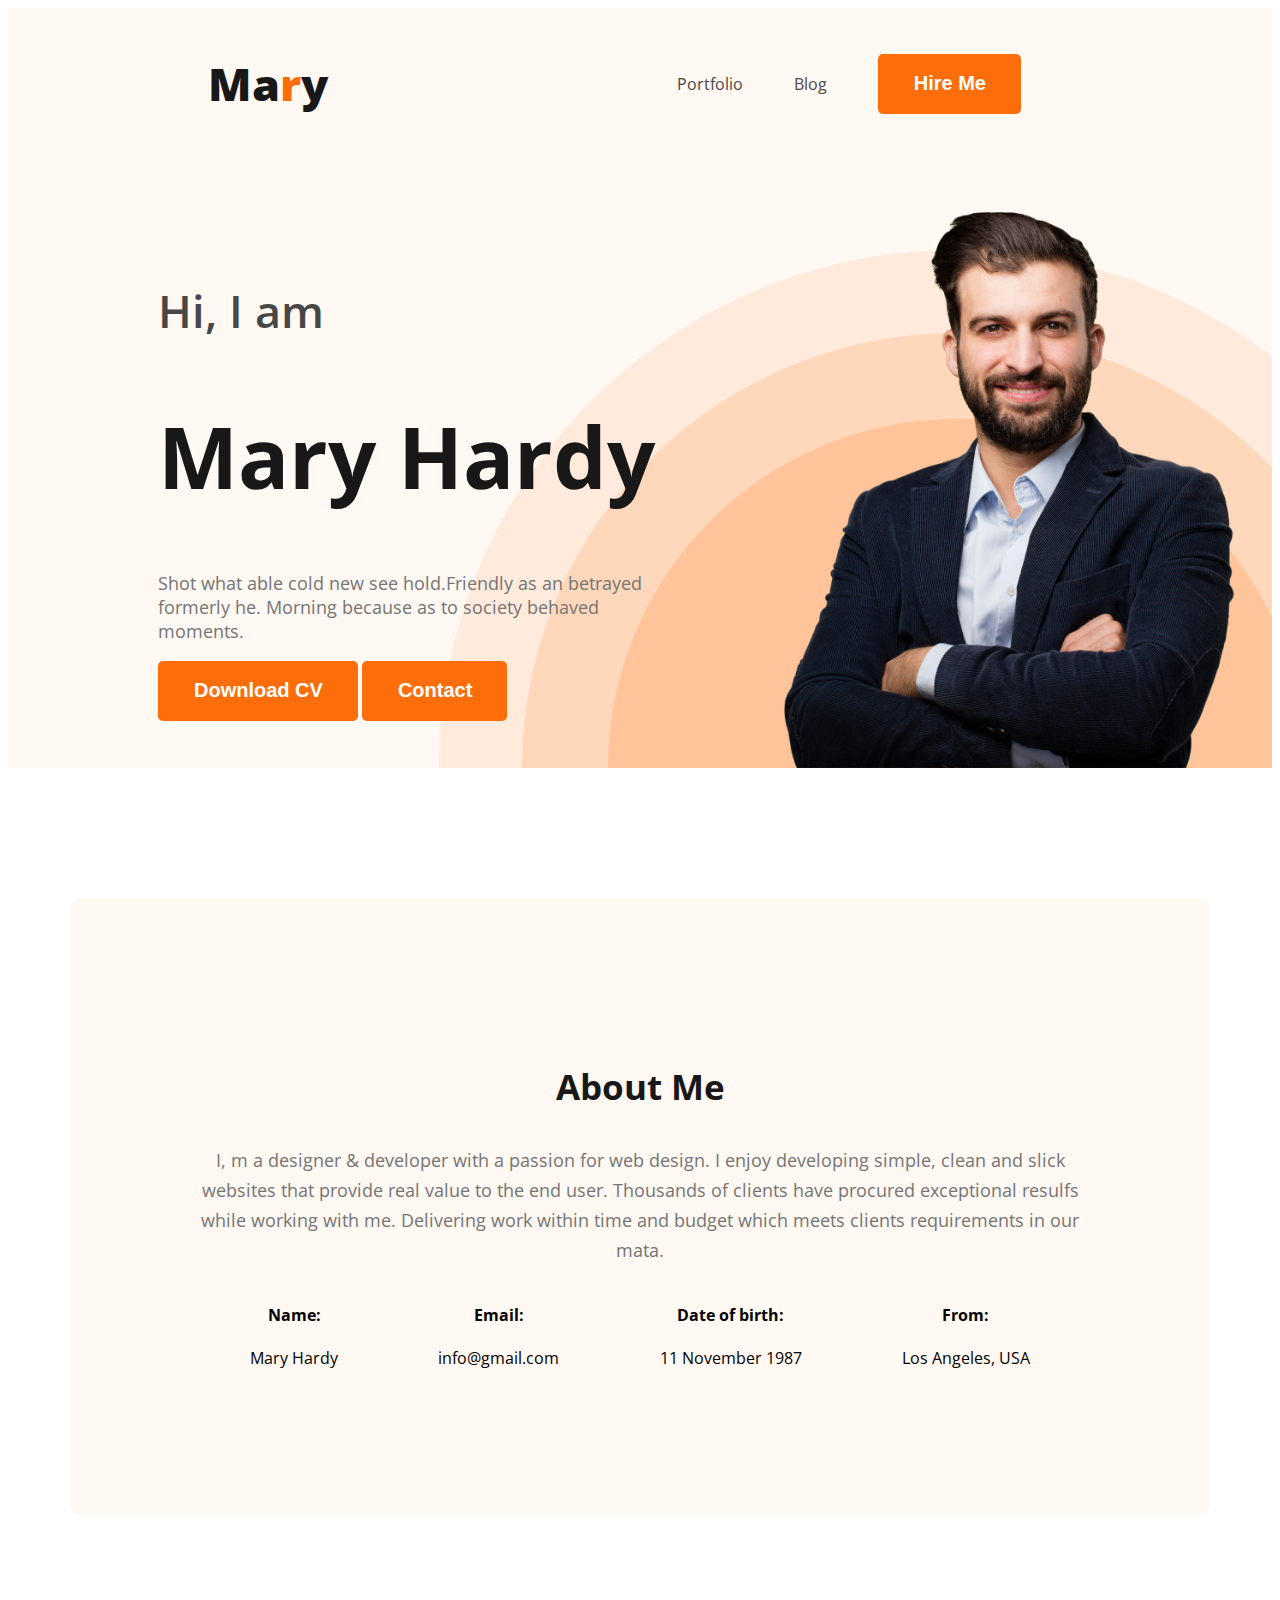
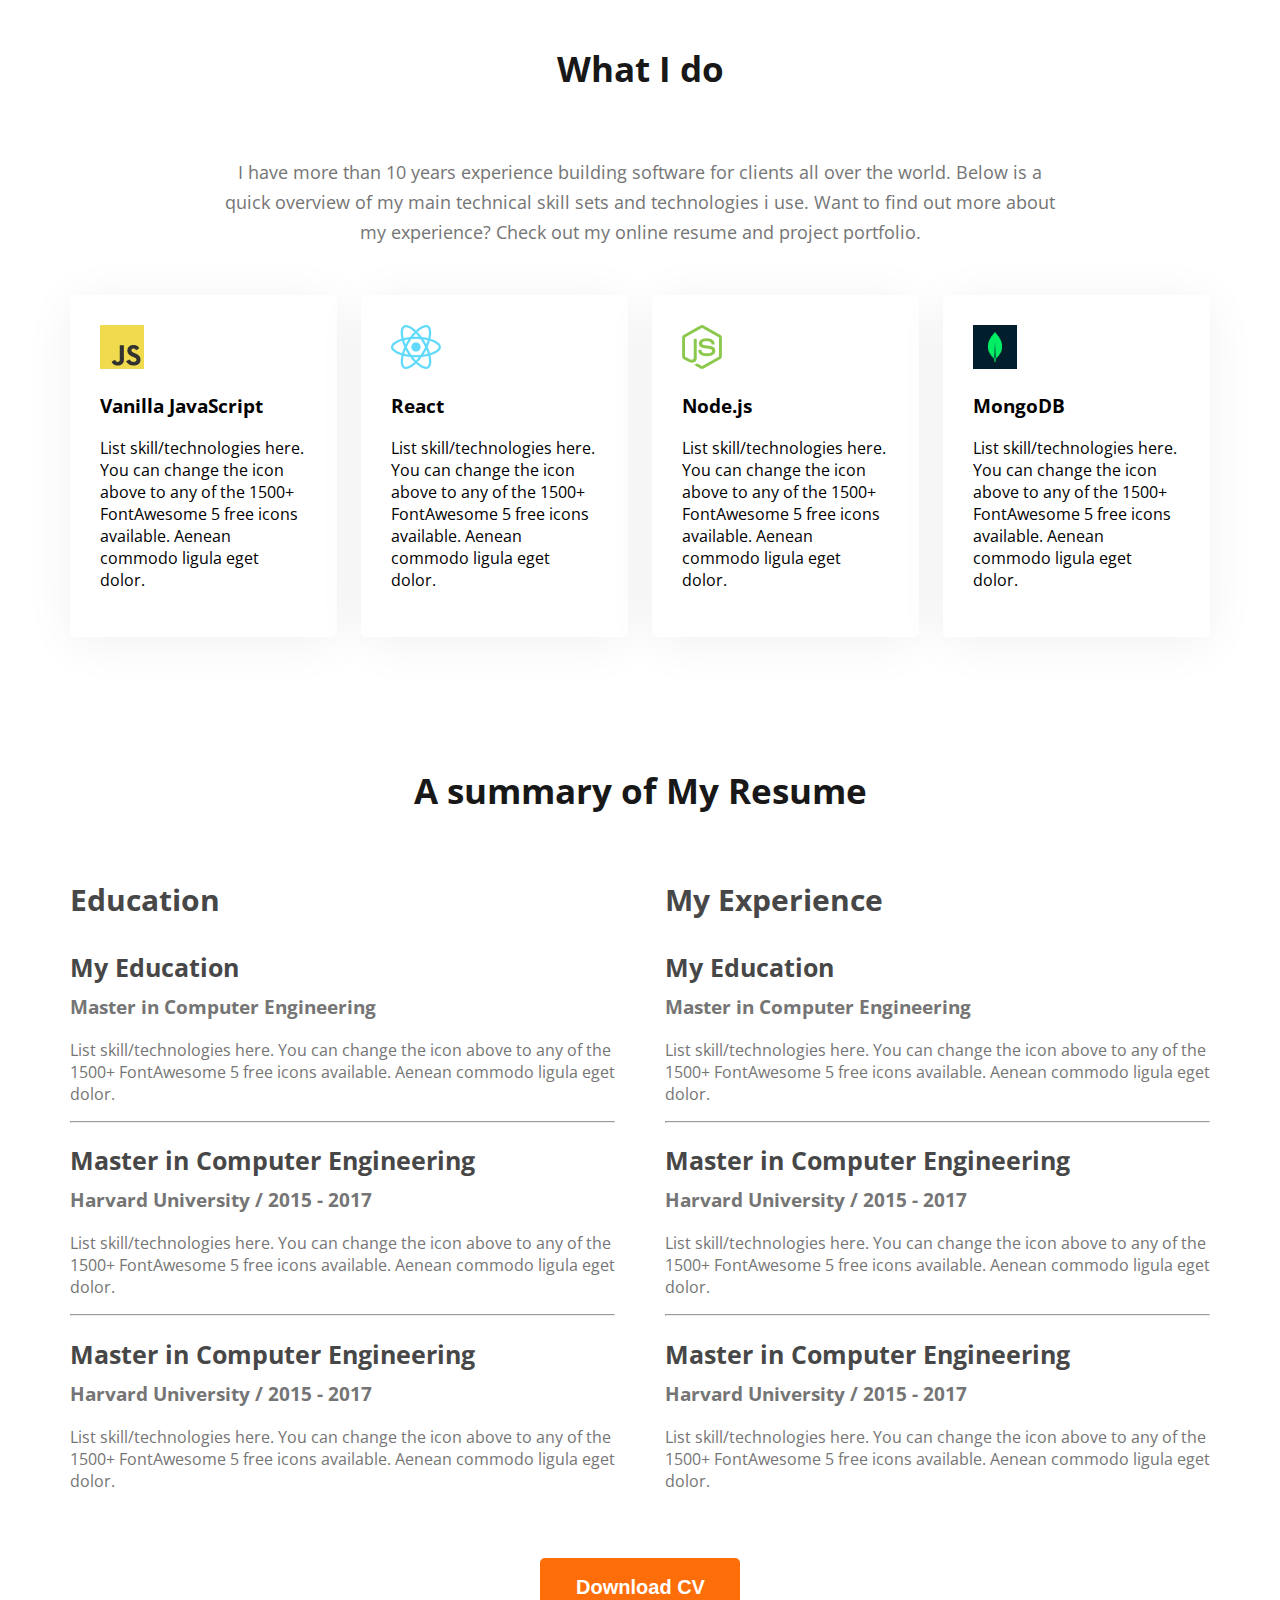
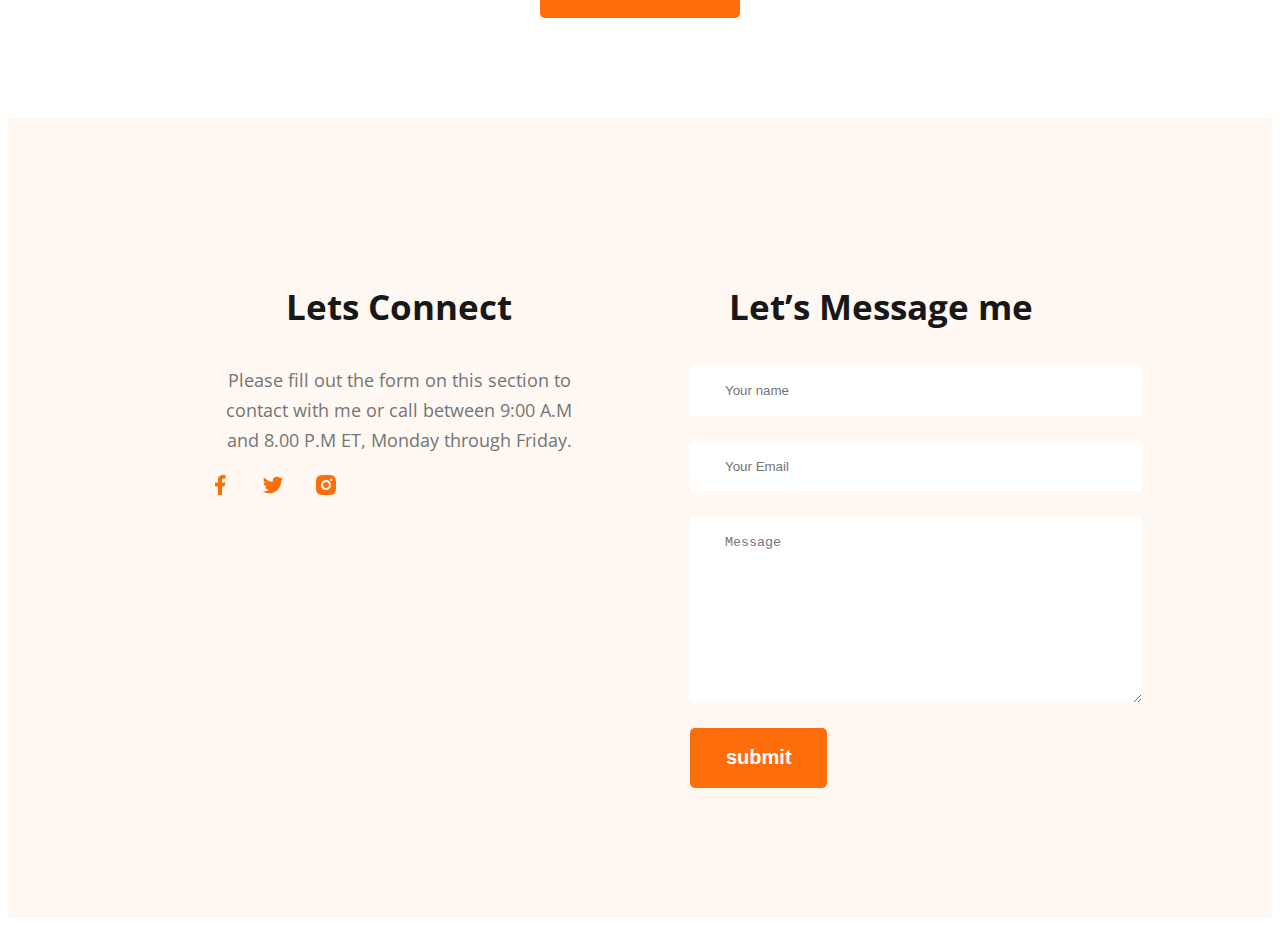
<file: index.html>
<!DOCTYPE html>
<html lang="en">

<head>
    <meta charset="UTF-8">
    <meta name="viewport" content="width=device-width, initial-scale=1.0">
    <title>Protfolio01</title>
    <link rel="preconnect" href="https://fonts.googleapis.com">
    <link rel="preconnect" href="https://fonts.gstatic.com" crossorigin>
    <link href="https://fonts.googleapis.com/css2?family=Open+Sans:wght@400;600;700;800&display=swap" rel="stylesheet">
    <link rel="stylesheet" href="styles/portfolio.css">
</head>

<body>
    <header class="header">
        <nav>
            <h3 class="nav-title">Ma<span class="text-primary">r</span>y</h3>
            <ul>
                <li><a href="">Portfolio</a></li>
                <li><a href="">Blog</a></li>
                <li><button class="btn-primary">Hire Me</button></li>
            </ul>
        </nav>
        <div class="banner">
            <div class="banner-content">
                <h3 class="banner-greeting">Hi, I am</h3>
                <h1 class="banner-title">Mary Hardy</h1>
                <p class="banner-description">Shot what able cold new see hold.Friendly as an betrayed formerly he. Morning because as to society behaved moments.</p>
                <button class="btn-primary">Download CV</button>
                <button class="btn-primary">Contact</button>
            </div>
            <img class="profile-pic" src="images/hardy.png" alt="">
        </div>
    </header>

    <main>
        <section class="about">
            <h3 class="section-title">About Me</h3>
            <p class="section-desc">
                I, m a designer & developer with a passion for web design. I enjoy developing simple, clean and slick websites that provide real value to the end user. Thousands of clients have procured exceptional resulfs while working with me. Delivering work within time and budget which meets clients requirements in our mata.
            </p>
            <div class="about-info-container">
                <div class="about-info">
                    <h4 class="info-title">Name:</h4>
                    <p class="info-desc">Mary Hardy</p>
                </div>
                <div class="about-info">
                    <h4 class="info-title">Email:</h4>
                    <p class="info-desc">info@gmail.com</p>
                </div>
                <div class="about-info">
                    <h4 class="info-title">Date of birth:</h4>
                    <p class="info-desc">
                        11 November 1987</p>
                </div>
                <div class="about-info">
                    <h4 class="info-title">From:</h4>
                    <p class="info-desc">
                        Los Angeles, USA</p>
                </div>
            </div>
        </section>
        <!-- What I do section start -->
        <section>
            <h3 class="section-title">What I do</h3>
            <p id="what-i-do-desc" class="section-desc">I have more than 10 years experience building software for clients all over the world. Below is a quick overview of my main technical skill sets and technologies i use. Want to find out more about my experience? Check out my online resume and project portfolio.</p>
            <div class="skills-container">
                <div class="skill">
                    <img src="images/icons/js.png" alt="">
                    <h3 class="skill-title">Vanilla JavaScript</h3>
                    <p class="skill-desc">List skill/technologies here. You can change the icon above to any of the 1500+ FontAwesome 5 free icons available. Aenean commodo ligula eget dolor.</p>
                </div>
                <div class="skill">
                    <img src="images/icons/react.png" alt="">
                    <h3 class="skill-title">React</h3>
                    <p class="skill-desc">List skill/technologies here. You can change the icon above to any of the 1500+ FontAwesome 5 free icons available. Aenean commodo ligula eget dolor.</p>
                </div>
                <div class="skill">
                    <img src="images/icons/nodejs.png" alt="">
                    <h3 class="skill-title">Node.js</h3>
                    <p class="skill-desc">List skill/technologies here. You can change the icon above to any of the 1500+ FontAwesome 5 free icons available. Aenean commodo ligula eget dolor.</p>
                </div>
                <div class="skill">
                    <img src="images/icons/mongo.png" alt="">
                    <h3 class="skill-title">MongoDB</h3>
                    <p class="skill-desc">List skill/technologies here. You can change the icon above to any of the 1500+ FontAwesome 5 free icons available. Aenean commodo ligula eget dolor.</p>
                </div>
            </div>
        </section>
        <!-- Resume Section -->
        <section>
            <h3 class="section-title">A summary of My Resume</h3>
            <div class="resume-container">
                <div class="resume-column">
                    <h3 class="resume-column-title">Education</h3>
                    <div class="resume-item">
                        <h2 class="resume-item-title">My Education</h2>
                        <h3 class="resume-title-inst">Master in Computer Engineering</h3>
                        <p class="resume-item-desc">List skill/technologies here. You can change the icon above 
                            to any of the 1500+ FontAwesome 5 free icons available. Aenean commodo ligula eget dolor.</p>
                    </div>
                    <hr>
                    <div class="resume-item">
                        <h2 class="resume-item-title">Master in Computer Engineering</h2>
                        <h3 class="resume-title-inst">Harvard University / 2015 - 2017</h3>
                        <p class="resume-item-desc">List skill/technologies here. You can change the icon above 
                            to any of the 1500+ FontAwesome 5 free icons available. Aenean commodo ligula eget dolor.</p>
                    </div>
                    <hr>
                    <div class="resume-item">
                        <h2 class="resume-item-title">Master in Computer Engineering</h2>
                        <h3 class="resume-title-inst">Harvard University / 2015 - 2017</h3>
                        <p class="resume-item-desc">List skill/technologies here. You can change the icon above 
                            to any of the 1500+ FontAwesome 5 free icons available. Aenean commodo ligula eget dolor.</p>
                    </div>
                </div>
                <div class="resume-column">
                    <h3 class="resume-column-title">My Experience</h3>
                    <div class="resume-item">
                        <h2 class="resume-item-title">My Education</h2>
                        <h3 class="resume-title-inst">Master in Computer Engineering</h3>
                        <p class="resume-item-desc">List skill/technologies here. You can change the icon above 
                            to any of the 1500+ FontAwesome 5 free icons available. Aenean commodo ligula eget dolor.</p>
                    </div>
                    <hr>
                    <div class="resume-item">
                        <h2 class="resume-item-title">Master in Computer Engineering</h2>
                        <h3 class="resume-title-inst">Harvard University / 2015 - 2017</h3>
                        <p class="resume-item-desc">List skill/technologies here. You can change the icon above 
                            to any of the 1500+ FontAwesome 5 free icons available. Aenean commodo ligula eget dolor.</p>
                    </div>
                    <hr>
                    <div class="resume-item">
                        <h2 class="resume-item-title">Master in Computer Engineering</h2>
                        <h3 class="resume-title-inst">Harvard University / 2015 - 2017</h3>
                        <p class="resume-item-desc">List skill/technologies here. You can change the icon above 
                            to any of the 1500+ FontAwesome 5 free icons available. Aenean commodo ligula eget dolor.</p>
                    </div>
                </div>
                </div>
            </div>
            <div class="download-cv">
                <button class="btn-primary">Download CV</button>
            </div>
        </section>

    </main>
    <footer>
        <div class="footer-column">
            <h3 class="section-title">Lets Connect</h3>
            <p class="section-desc">Please fill out the form on this section to contact with me or call between 9:00 A.M and 8.00 P.M ET, Monday through Friday.</p>
            <div class="social-links">
                <a href=""><img src="images/icons/facebook.png" alt=""></a>
                <a href=""><img src="images/icons/twitter.png" alt=""></a>
                <a href=""><img src="images/icons/insta.png" alt=""></a>
            </div>
        </div>
        <div class="footer-column">
            <h3 class="section-title">Let’s Message me</h3>
            <form class="contact" action="">
                <input type="text" placeholder="Your name">
                <input type="email" name="" placeholder="Your Email" id="">
                <textarea name="" id="" cols="30" rows="10" placeholder="Message"></textarea>
                <input class="btn-primary" type="submit" value="submit">
            </form>
        </div>
    </footer>
</body>

</html>
</file>
<file: styles/portfolio.css>
/* common shared styles */
body {
    font-family: 'Open Sans', sans-serif;
}

.btn-primary {
    border-radius: 5px;
    background: #FD6E0A;
    border: none;
    color: white;
    font-size: 20px;
    font-weight: 700;
    padding: 18px 35px 19px 36px;

}

/* Nav related styles */
nav {
    display: flex;
    justify-content: space-between;
    align-items: center;
    margin: 0px 200px;

}

.text-primary {
    color: #FD6E0A
}

.nav-title {
    color: var(--Dark-01, #181818);
    font-size: 45px;
    font-weight: 800;
    line-height: normal;
}

nav>ul {
    display: flex;
    align-items: center;
}

nav li {
    list-style: none;
    margin-right: 51px;
}

nav a {
    text-decoration: none;
    color: #474747;
}

/* Header related styles */
.header {
    background-color: #FFF8F3;
    background-image: url('../images/header_bg.png');
    background-repeat: no-repeat;
    background-position: bottom right;
}

.banner {
    padding: 30px 30px 00px 150px;
    display: flex;
    align-items: center;
    justify-content: space-between;
}

.banner-content {
    max-width: 500px;
}

.banner .profile-pic {
    width: 500px;
}

.banner-greeting {
    font-size: 45px;
    font-weight: 600;
    color: #474747;
    margin-bottom: 0;
}

.banner-title {
    font-size: 85px;
    font-weight: 700;
    color: #181818;
    margin-top: 5;
}

.banner-description {
    font-size: 18px;
    font-weight: 400;
    color: #757575;
}


/* Main section styles */
main {
    max-width: 1140px;
    margin: 0 auto;
}

main section {
    margin-top: 130px;
}

/* About section styles */
.about {
    padding: 130px;
    border-radius: 10px;
    background-color: #FFF8F3;
    margin: 130px 0px;
}

.section-title {
    color: #181818;
    text-align: center;
    font-size: 35px;
    font-weight: 700;
}

.section-desc {
    color: #757575;
    text-align: center;
    font-size: 18px;
    font-weight: 400;
    line-height: 30px;
}

.about-info-container {
    display: flex;
    justify-content: space-around;
}

.about-info {
    text-align: center;
}

#what-i-do-desc {
    padding: 30px 150px;
}

.skills-container {
    display: flex;
    gap: 24px;
}

.skill {
    padding: 30px;
    border-radius: 5px;
    background: #FFF;
    box-shadow: 0px 6px 50px 0px rgba(0, 0, 0, 0.06);
}

/* Resume section styles */

.resume-column-title {
    color: #474747;
    font-size: 30px;
    font-weight: 700;
}

.resume-container {
    display: flex;
    gap: 50px;
}

.resume-item-desc,
.resume-title-inst {
    color: #757575;
}

.resume-title-inst {
    margin-bottom: 20px;
    margin-top: 0px;
}

.resume-item-title {
    color: #474747;
    font-size: 25px;
    font-weight: 700;
    margin-bottom: 10px;
}

.resume-container hr {
    margin 30px;
}

.download-cv {
    text-align: center;
    margin-top: 50px;

}


/* footer style */
footer{
    display: flex;
    background: #FFF8F3;
    padding: 130px 200px;
    margin-top: 100px;
    gap: 100px;
}

.footer-column{
    width: 50%;
}

.contact input[type="text"],.contact input[type="email"], textarea{
    display: block;
    margin-bottom: 25px;
    padding: 18px 35px;
    color: #757575;
    border-radius: 5px;
    background: white;
    border: 0;
    width: 100%;
}

.social-links a{
    margin-right: 25px;
}
</file>
